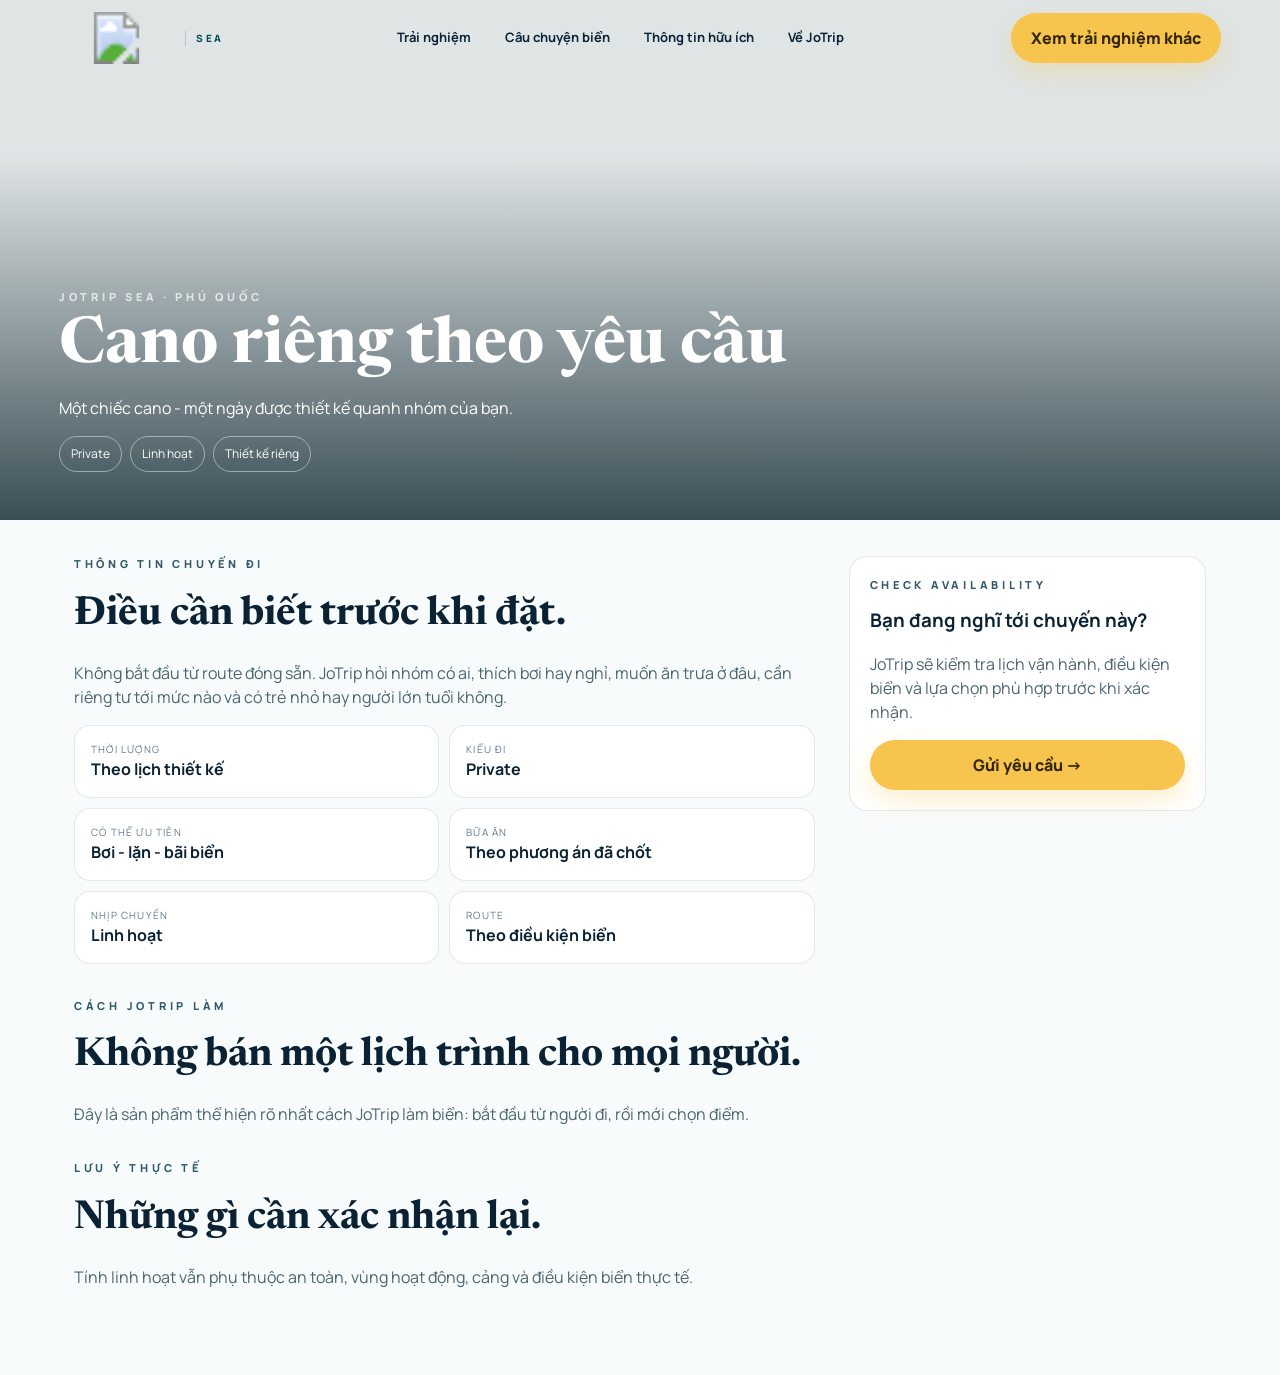
<file: experiences/index.html>
<!doctype html><html lang="vi"><head><meta charset="utf-8"><meta name="viewport" content="width=device-width,initial-scale=1"><title>JoTrip Sea - Chi tiết trải nghiệm</title><link rel="preconnect" href="https://fonts.googleapis.com"><link rel="preconnect" href="https://fonts.gstatic.com" crossorigin><link href="https://fonts.googleapis.com/css2?family=Manrope:wght@400;500;600;700;800&family=Newsreader:opsz,wght@6..72,500;6..72,600&display=swap" rel="stylesheet"><link rel="stylesheet" href="../styles.css"></head><body class="service-page"><header class="topbar"><a class="brand" href="../"><img src="../assets/jotrip-logo-clean.svg" alt="JoTrip"><span>SEA</span></a><nav><a href="../#experiences">Trải nghiệm</a><a href="../#story">Câu chuyện biển</a><a href="../#guide">Thông tin hữu ích</a><a href="../#about">Về JoTrip</a></nav><div class="top-actions"><a class="cta" href="../#experiences">Xem trải nghiệm khác</a></div></header><section class="service-hero" id="service-hero"><div class="service-hero-inner"><div class="eyebrow" style="color:rgba(255,255,255,.72)">JOTRIP SEA · PHÚ QUỐC</div><h1 id="service-title"></h1><p id="service-intro"></p><div class="service-meta" id="service-meta"></div></div></section><main class="service-content"><section><div class="eyebrow dark">THÔNG TIN CHUYẾN ĐI</div><h2>Điều cần biết trước khi đặt.</h2><p id="service-description"></p><div class="fact-list" id="fact-list"></div><div style="margin-top:34px"><div class="eyebrow dark">CÁCH JOTRIP LÀM</div><h2>Không bán một lịch trình cho mọi người.</h2><p id="service-local"></p></div><div style="margin-top:34px"><div class="eyebrow dark">LƯU Ý THỰC TẾ</div><h2>Những gì cần xác nhận lại.</h2><p id="service-note"></p></div></section><aside class="service-side"><div class="eyebrow dark">CHECK AVAILABILITY</div><h3>Bạn đang nghĩ tới chuyến này?</h3><p>JoTrip sẽ kiểm tra lịch vận hành, điều kiện biển và lựa chọn phù hợp trước khi xác nhận.</p><a class="cta" href="../#experiences" style="display:block;text-align:center">Gửi yêu cầu →</a></aside></main><script src="service.js"></script></body></html>
</file>
<file: styles.css>
@import url('https://fonts.googleapis.com/css2?family=Manrope:wght@400;500;600;700;800&family=Newsreader:opsz,wght@6..72,500;6..72,600&display=swap');:root{--ink:#0a2233;--muted:#667786;--sea:#0d7789;--deep:#064c5a;--sun:#f7c44d;--foam:#f7fbfb;--line:rgba(10,34,51,.1);--shadow:0 24px 60px rgba(7,46,62,.12)}*{box-sizing:border-box}html{scroll-behavior:smooth}body{margin:0;font-family:Manrope,system-ui,sans-serif;color:var(--ink);background:white;line-height:1.5}button,input,select,textarea{font:inherit}button{cursor:pointer}a{text-decoration:none;color:inherit}img{display:block;width:100%;height:100%;object-fit:cover}.topbar{height:76px;position:absolute;z-index:20;left:0;right:0;top:0;display:grid;grid-template-columns:auto 1fr auto;align-items:center;gap:30px;padding:10px clamp(24px,4.6vw,72px);color:#092438}.brand{display:flex;align-items:center;gap:8px;min-width:170px}.brand img,.footer-brand img{width:118px;height:52px;object-fit:contain;object-position:left center}.brand span,.footer-brand span{font-size:10px;font-weight:800;letter-spacing:.28em;color:var(--deep);border-left:1px solid rgba(8,48,62,.18);padding-left:10px}.topbar nav{display:flex;justify-content:center;gap:34px;font-size:13px;font-weight:700}.topbar nav a{padding:11px 0;position:relative}.topbar nav a:after{content:"";position:absolute;left:0;right:100%;bottom:3px;height:2px;background:var(--sun);transition:.25s}.topbar nav a:hover:after{right:0}.top-actions{display:flex;align-items:center;gap:8px}.icon-btn,.lang,.mobile-menu-btn{border:0;background:rgba(255,255,255,.72);backdrop-filter:blur(14px);height:40px;min-width:40px;border-radius:999px;color:var(--ink);font-weight:800}.mobile-menu-btn{display:none}.cta{border:0;border-radius:999px;background:var(--sun);color:#332601;padding:13px 20px;font-weight:800;box-shadow:0 10px 24px rgba(247,196,77,.28)}.hero{position:relative;min-height:610px;padding:122px clamp(24px,4.6vw,72px) 36px;display:grid;grid-template-columns:minmax(0,1.25fr) minmax(300px,.48fr);align-items:end;gap:38px;overflow:hidden;background:url('https://images.pexels.com/photos/37571067/pexels-photo-37571067/free-photo-of-boats-on-turquoise-waters-in-phu-quoc-vietnam.jpeg?auto=compress&cs=tinysrgb&w=2200') center 44%/cover no-repeat}.hero-shade{position:absolute;inset:0;background:linear-gradient(90deg,rgba(246,250,249,.9) 0%,rgba(246,250,249,.68) 28%,rgba(246,250,249,.13) 60%,rgba(3,38,47,.12) 100%),linear-gradient(0deg,rgba(5,43,54,.2),transparent 34%)}.hero-copy,.weather-card{position:relative;z-index:2}.hero-copy{max-width:760px;align-self:center}.eyebrow{font-size:11px;font-weight:800;letter-spacing:.34em;margin-bottom:12px;color:#31596a}.eyebrow.dark{color:#31596a}.hero h1{font-size:clamp(54px,6vw,92px);line-height:.92;letter-spacing:-.055em;margin:0 0 18px;font-weight:800}.hero-copy>p{font-size:17px;max-width:620px;margin:0 0 22px;color:#274555}.searchbar{display:flex;align-items:center;gap:10px;background:#fff;border:1px solid rgba(10,34,51,.08);border-radius:999px;padding:7px 7px 7px 18px;max-width:650px;box-shadow:0 18px 38px rgba(17,54,66,.1)}.searchbar input{flex:1;border:0;outline:0;background:transparent;min-width:0;color:var(--ink)}.search-go{width:46px;height:46px;border:0;border-radius:50%;background:var(--sun);font-size:22px}.chips{display:flex;gap:8px;flex-wrap:wrap;margin-top:12px}.chips button{border:1px solid rgba(5,54,68,.14);background:rgba(255,255,255,.72);backdrop-filter:blur(8px);border-radius:999px;padding:8px 13px;font-size:12px;color:var(--ink);font-weight:700}.weather-card{justify-self:end;width:min(100%,330px);padding:24px;border-radius:26px;background:rgba(255,255,255,.84);backdrop-filter:blur(18px);box-shadow:var(--shadow);border:1px solid rgba(255,255,255,.7)}.weather-head{display:flex;justify-content:space-between;gap:10px}.weather-head strong{display:block;font-size:17px}.weather-head span{display:block;font-size:12px;color:var(--muted)}.weather-head em{font-style:normal;font-size:10px;font-weight:800;color:var(--sea)}.weather-main{display:flex;gap:15px;align-items:center;padding:18px 0}.weather-icon{font-size:44px}.weather-main b{font-size:34px}.weather-main p{margin:0;color:var(--muted);font-size:13px}.weather-row{display:grid;grid-template-columns:repeat(3,1fr);border-top:1px solid var(--line);border-bottom:1px solid var(--line)}.weather-row div{padding:13px 8px;border-right:1px solid var(--line)}.weather-row div:last-child{border-right:0}.weather-row small,.weather-row strong{display:block;font-size:11px}.weather-card>a{display:flex;justify-content:space-between;padding-top:14px;font-size:12px;font-weight:800}.category-strip{display:grid;grid-template-columns:repeat(8,1fr);gap:18px;padding:24px clamp(24px,4.6vw,72px) 12px;background:#fff}.category-strip a{text-align:center;font-size:12px;font-weight:700}.category-strip img,.night-thumb{width:82px;height:82px;border-radius:50%;margin:0 auto 10px;object-fit:cover;box-shadow:0 10px 24px rgba(13,69,84,.08)}.night-thumb{display:grid;place-items:center;background:radial-gradient(circle at 35% 30%,#284d64,#081b29 72%);color:#fff;font-size:28px}.tour-section{padding:12px clamp(24px,4.6vw,72px) 30px}.section-head{display:flex;justify-content:space-between;align-items:end;margin:10px 0 18px}.section-head h2{margin:0;font-size:31px;letter-spacing:-.04em}.section-head button{border:0;background:transparent;font-weight:800}.tour-strip{display:grid;grid-template-columns:repeat(6,minmax(0,1fr));gap:12px}.tour-card{border:1px solid var(--line);border-radius:14px;overflow:hidden;background:white;box-shadow:0 10px 28px rgba(19,60,73,.06);transition:.2s}.tour-card:hover{transform:translateY(-2px);box-shadow:0 18px 38px rgba(19,60,73,.11)}.tour-media{height:160px;overflow:hidden}.tour-body{padding:14px}.tour-title-row{display:flex;align-items:flex-start;gap:8px}.tour-title-row h3{margin:0;flex:1;font-size:15px;line-height:1.25}.card-arrow{width:28px;height:28px;border-radius:50%;border:0;background:var(--sun);font-weight:800;flex:0 0 auto}.tour-body p{font-size:12px;color:var(--muted);min-height:54px}.tour-meta{display:flex;flex-wrap:wrap;gap:5px}.tour-meta span{font-size:10px;border-radius:999px;background:#f2f7f7;padding:5px 7px;color:#355461;font-weight:700}.story-band{margin:26px clamp(24px,4.6vw,72px);display:grid;grid-template-columns:1.25fr .75fr;min-height:420px;border-radius:24px;overflow:hidden;background:#eff7f6}.story-image{background:url('https://images.pexels.com/photos/37571067/pexels-photo-37571067/free-photo-of-boats-on-turquoise-waters-in-phu-quoc-vietnam.jpeg?auto=compress&cs=tinysrgb&w=1600') center/cover no-repeat}.story-copy{padding:clamp(34px,5vw,70px)}.story-copy h2{font-family:Newsreader,Georgia,serif;font-size:52px;line-height:1;letter-spacing:-.035em;margin:0 0 18px;font-weight:600}.story-copy p{color:#45616e}.dark-btn{display:inline-block;margin-top:12px;border-radius:999px;background:var(--ink);color:#fff;padding:13px 18px;font-weight:800}.feature-grid{display:grid;grid-template-columns:1.1fr 1fr 1fr;gap:10px;padding:0 clamp(24px,4.6vw,72px) 38px}.feature{min-height:260px;border-radius:18px;overflow:hidden;position:relative;background-size:cover;background-position:center}.feature:after{content:"";position:absolute;inset:0;background:linear-gradient(0deg,rgba(3,20,28,.72),rgba(3,20,28,.05) 70%)}.feature>div{position:absolute;z-index:2;left:24px;right:24px;bottom:22px;color:#fff}.feature h3{font-size:28px;margin:0 0 7px}.feature p{font-size:13px;margin:0 0 14px;max-width:430px}.feature a{display:inline-block;border:1px solid rgba(255,255,255,.6);border-radius:999px;padding:9px 13px;font-size:12px;font-weight:700}.sunset{background-image:url('https://images.pexels.com/photos/37571062/pexels-photo-37571062/free-photo-of-beautiful-sunset-over-phu-quoc-sea.jpeg?auto=compress&cs=tinysrgb&w=1000')}.reef{background-image:url('https://images.unsplash.com/photo-1687708167559-edc5ee364615?auto=format&fit=crop&q=82&w=1000')}.food{background-image:url('https://images.unsplash.com/photo-1559847844-5315695dadae?auto=format&fit=crop&q=82&w=1000')}.about{margin:12px clamp(24px,4.6vw,72px) 56px;padding:38px 0;border-top:1px solid var(--line);display:grid;grid-template-columns:1fr 1fr;gap:50px}.about h2{font-family:Newsreader,Georgia,serif;font-size:48px;line-height:1.05;margin:0}.about p{color:var(--muted);font-size:17px}.footer-brand{display:flex;align-items:center;gap:8px}footer{display:flex;justify-content:space-between;align-items:center;padding:28px clamp(24px,4.6vw,72px);border-top:1px solid var(--line);color:var(--muted);font-size:12px}dialog{border:0;border-radius:24px;padding:0;box-shadow:var(--shadow);width:min(620px,calc(100% - 24px))}dialog::backdrop{background:rgba(4,20,27,.5);backdrop-filter:blur(5px)}#request-form{padding:30px;display:grid;gap:14px}.close{position:absolute;right:14px;top:14px;width:36px;height:36px;border:0;border-radius:50%;font-size:22px}#request-form h2{margin:0;font-size:30px}#request-form label{display:grid;gap:6px;font-size:12px;font-weight:800}#request-form input,#request-form select,#request-form textarea{border:1px solid var(--line);border-radius:13px;padding:12px;background:#fff}.full{width:100%}.service-page{background:#f8fbfb}.service-hero{min-height:520px;position:relative;padding:120px clamp(24px,4.6vw,72px) 48px;display:flex;align-items:end;color:#fff;background-size:cover;background-position:center}.service-hero:after{content:"";position:absolute;inset:0;background:linear-gradient(0deg,rgba(4,29,39,.78),rgba(4,29,39,.1) 70%)}.service-hero-inner{position:relative;z-index:2;max-width:800px}.service-hero h1{font-family:Newsreader,Georgia,serif;font-size:64px;line-height:.95;margin:0 0 18px}.service-meta{display:flex;gap:8px;flex-wrap:wrap}.service-meta span{border:1px solid rgba(255,255,255,.45);border-radius:999px;padding:8px 11px;font-size:12px}.service-content{max-width:1180px;margin:auto;padding:36px 24px 70px;display:grid;grid-template-columns:1.45fr .7fr;gap:34px}.service-content h2{font-family:Newsreader,Georgia,serif;font-size:40px;margin:0 0 14px}.service-content p{color:#4c6571}.fact-list{display:grid;grid-template-columns:1fr 1fr;gap:10px}.fact{background:#fff;border:1px solid var(--line);border-radius:16px;padding:16px}.fact small,.fact strong{display:block}.fact small{color:var(--muted);font-size:10px;text-transform:uppercase;letter-spacing:.12em}.service-side{background:#fff;border:1px solid var(--line);border-radius:18px;padding:20px;height:max-content;position:sticky;top:20px}.service-side h3{margin-top:0}.service-side .cta{width:100%;margin-top:12px}@media(max-width:1000px){.topbar nav{display:none}.mobile-menu-btn{display:block}.hero{grid-template-columns:1fr;min-height:760px}.weather-card{justify-self:start}.category-strip{grid-template-columns:repeat(4,1fr)}.tour-strip{grid-template-columns:repeat(3,1fr)}.story-band{grid-template-columns:1fr}.story-image{min-height:320px}.feature-grid{grid-template-columns:1fr 1fr}.feature.food{grid-column:1/-1}.service-content{grid-template-columns:1fr}}@media(max-width:640px){.topbar{height:64px;padding:8px 14px}.brand img{width:92px;height:42px}.brand{min-width:0}.brand span{font-size:8px}.lang,.icon-btn{display:none}.cta{padding:11px 14px;font-size:12px}.hero{padding:96px 16px 20px;min-height:700px;background-position:60% center}.hero h1{font-size:52px}.hero-copy>p{font-size:15px;max-width:90%}.weather-card{width:100%;padding:18px}.category-strip{display:flex;overflow-x:auto;padding:18px 14px;gap:18px}.category-strip a{min-width:72px}.category-strip img,.night-thumb{width:64px;height:64px}.tour-section{padding:10px 14px 24px}.section-head h2{font-size:24px}.tour-strip{display:flex;overflow-x:auto;gap:10px;scroll-snap-type:x mandatory}.tour-card{min-width:78vw;scroll-snap-align:start}.tour-media{height:190px}.story-band{margin:16px 14px}.story-copy{padding:28px}.story-copy h2{font-size:40px}.feature-grid{grid-template-columns:1fr;padding:0 14px 24px}.feature.food{grid-column:auto}.about{margin:0 14px 34px;padding-top:30px;grid-template-columns:1fr;gap:16px}.about h2{font-size:38px}footer{padding:22px 14px;display:block}.footer-brand{margin-bottom:8px}.service-hero{padding:95px 18px 34px;min-height:460px}.service-hero h1{font-size:46px}.service-content{padding:28px 14px 50px}.fact-list{grid-template-columns:1fr}.service-side{position:static}}
</file>
